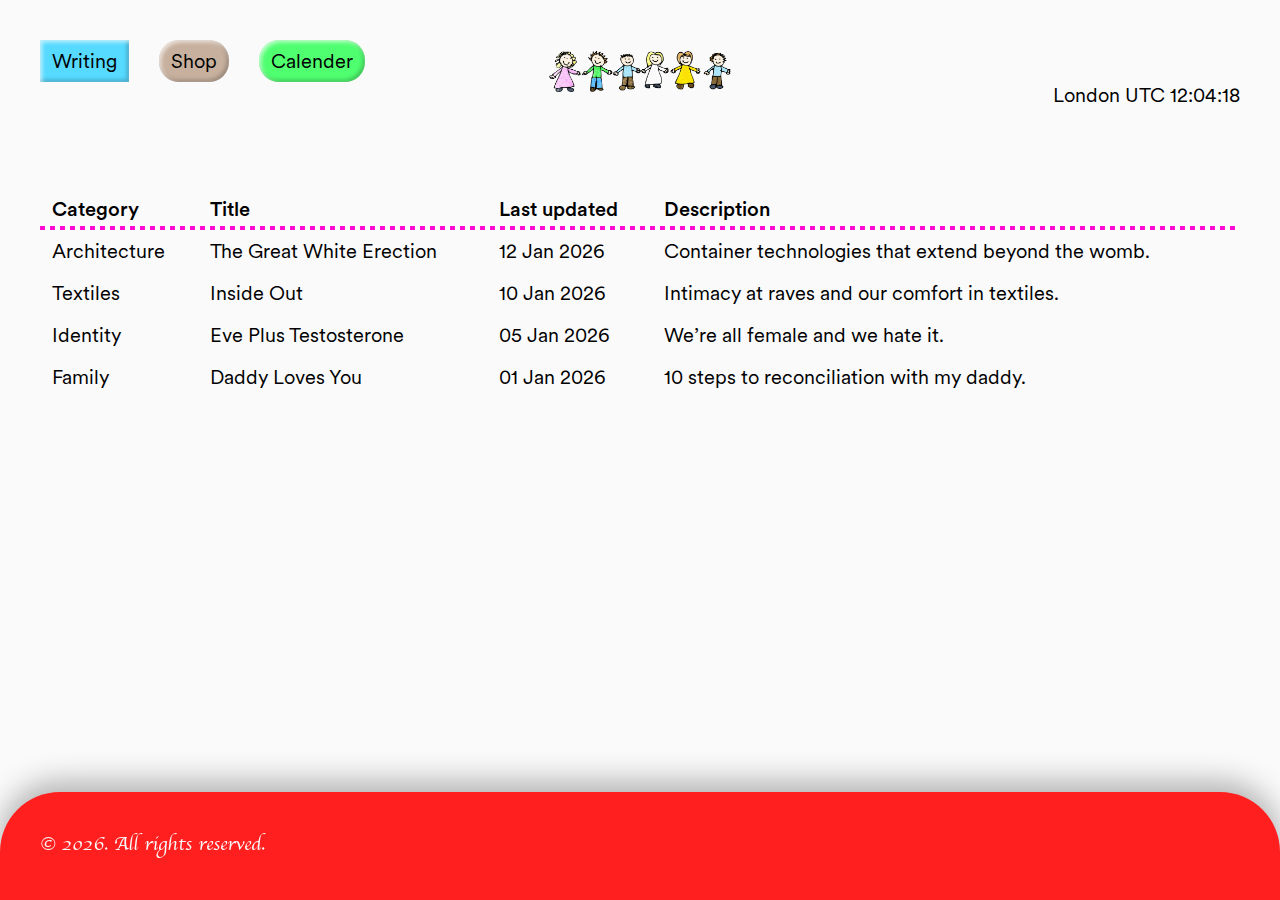
<file: index.html>
<!DOCTYPE html>
<html lang="en">
<head>
<meta charset="UTF-8">
<title>prism v02</title>
<link rel="stylesheet" href="style.css">
<link rel="icon" href="favicon/favicon.png" type="image/png">
</head>

<body>

<!-- Logo -->
<div class="logo-container">
  <img src="logo/logo.png" alt="Logo" class="logo">
</div>


    <nav class="main-nav">
      <a href="index.html" class="nav-item active">
        <span>Writing</span>
      </a>
    
      <a href="calender.html" class="nav-item">
        <span>Shop</span>
      </a>
    
      <a href="shop.html" class="nav-item">
        <span>Calender</span>
      </a>
    </nav>

    <!-- London time display -->
<div id="londonTime" class="london-time">London UTC 00:00:00</div>


<!-- Content table -->
<div class="content-table-wrapper">
  <table class="content-table">
    <thead>
      <tr>
        <th>Category</th>
        <th>Title</th>
        <th>Last updated</th>
        <th>Description</th>
      </tr>
    </thead>

    <tbody>
      <tr onclick="location.href='thegreatwhiteerection.html'">
        <td>Architecture</td>
        <td>The Great White Erection</td>
        <td>12 Jan 2026</td>
        <td>Container technologies that extend beyond the womb.</td>
      </tr>

      <tr onclick="location.href='row2.html'">
        <td>Textiles</td>
        <td>Inside Out</td>
        <td>10 Jan 2026</td>
        <td>Intimacy at raves and our comfort in textiles.</td>
      </tr>

      <tr onclick="location.href='row3.html'">
        <td>Identity</td>
        <td>Eve Plus Testosterone</td>
        <td>05 Jan 2026</td>
        <td>We’re all female and we hate it.</td>
      </tr>

      <tr onclick="location.href='row4.html'">
        <td>Family</td>
        <td>Daddy Loves You</td>
        <td>01 Jan 2026</td>
        <td>10 steps to reconciliation with my daddy.</td>
      </tr>
    </tbody>
  </table>
</div>

  <div class="floating-card" id="floatingCard">
    <p style="font-family: Apple Chancery;">
      © 2026. All rights reserved.
    </p>
  </div>
  
  <script src="script.js"></script>
  </body>

</html>
</file>
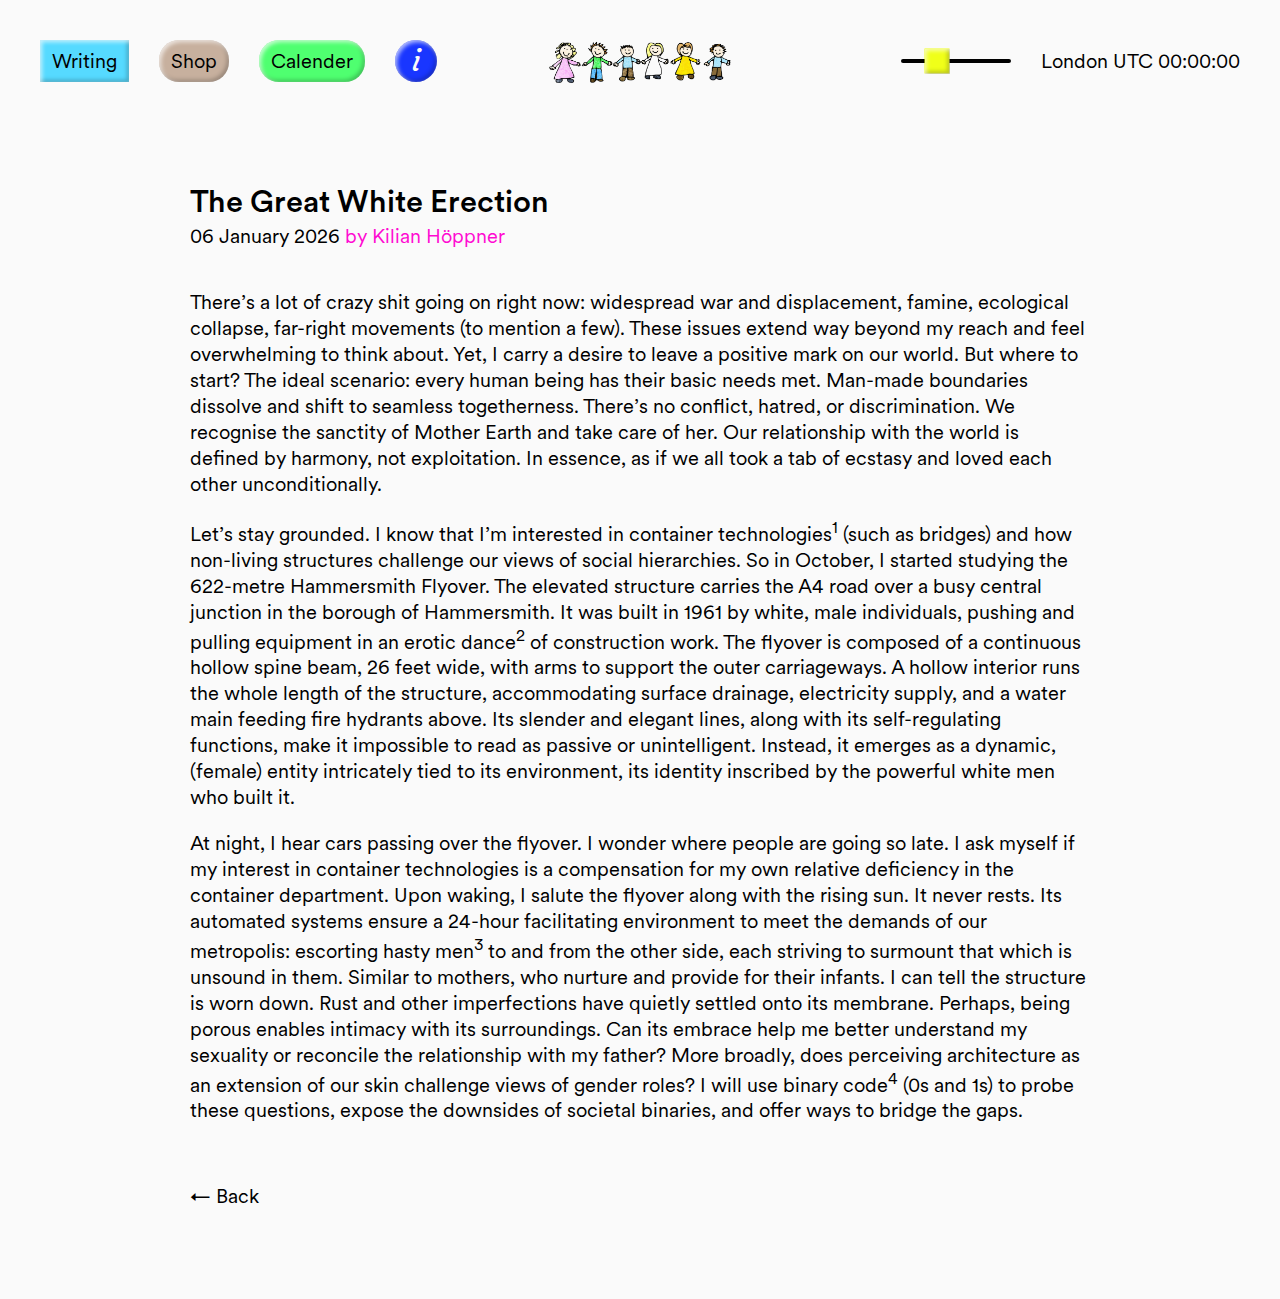
<file: thegreatwhiteerection.html>
<!DOCTYPE html>
<html lang="en">
<head>
<meta charset="UTF-8">
<title>the great white erection</title>
<link rel="stylesheet" href="style.css">
<link rel="icon" href="favicon/favicon.png" type="image/png">
</head>

<body>


<!-- Top bar -->
<div class="top-bar">

  <!-- Navigation (left) -->
  <nav class="main-nav">
    <a href="index.html" class="nav-item active">
      <span>Writing</span>
    </a>
  
    <a href="calender.html" class="nav-item">
      <span>Shop</span>
    </a>
  
    <a href="shop.html" class="nav-item">
      <span>Calender</span>
    </a>

    <a href="mailto:kilian.hoeppner@gmail.com?subject=the%20suicidal%20ecstasy%20of%20being%20a%20woman" class="nav-item info-button">i</a>
  </nav>

  <!-- Logo (center) -->
  <div class="logo-container">
    <img src="logo/logo.png" alt="Logo" class="logo">
  </div>

  <!-- Right-aligned slider + London time -->
  <div class="top-bar-right">
    <div class="font-slider-container">
      <div class="font-slider-track">
        <div class="font-slider-thumb"></div>
      </div>
    </div>

    <div id="londonTime" class="london-time">London UTC 00:00:00</div>
  </div>

</div>





<!-- Article content -->
<div class="article-wrapper">

  <h1 class="article-title">
    The Great White Erection
  </h1>

  <div class="article-author">
    <span class="article-date-black">06 January 2026</span> by Kilian Höppner
  </div>

  <div class="article-body">
    <p>
      There’s a lot of crazy shit going on right now: widespread war and displacement, famine, ecological collapse, far-right movements (to mention a few). These issues extend way beyond my reach and feel overwhelming to think about. Yet, I carry a desire to leave a positive mark on our world. But where to start? The ideal scenario: every human being has their basic needs met. Man-made boundaries dissolve and shift to seamless togetherness. There’s no conflict, hatred, or discrimination. We recognise the sanctity of Mother Earth and take care of her. Our relationship with the world is defined by harmony, not exploitation. In essence, as if we all took a tab of ecstasy and loved each other unconditionally.
    </p>

    <p>
      Let’s stay grounded. I know that I’m interested in 
      <a href="placeholder1.html" class="spring-link">
        container technologies<sup>1</sup>
      </a> 
      (such as bridges) and how non-living structures challenge our views of social hierarchies. So in October, I started studying the 622-metre Hammersmith Flyover. The elevated structure carries the A4 road over a busy central junction in the borough of Hammersmith. It was built in 1961 by white, male individuals, pushing and pulling equipment in an 
      <a href="placeholder2.html" class="spring-link">
        erotic dance<sup>2</sup>
      </a> 
      of construction work. The flyover is composed of a continuous hollow spine beam, 26 feet wide, with arms to support the outer carriageways. A hollow interior runs the whole length of the structure, accommodating surface drainage, electricity supply, and a water main feeding fire hydrants above. Its slender and elegant lines, along with its self-regulating functions, make it impossible to read as passive or unintelligent. Instead, it emerges as a dynamic, (female) entity intricately tied to its environment, its identity inscribed by the powerful white men who built it. 
    </p>

    <p>
      At night, I hear cars passing over the flyover. I wonder where people are going so late. I ask myself if my interest in container technologies is a compensation for my own relative deficiency in the container department. Upon waking, I salute the flyover along with the rising sun. It never rests. Its automated systems ensure a 24-hour facilitating environment to meet the demands of our metropolis: escorting 
      <a href="placeholder3.html" class="spring-link">
        hasty men<sup>3</sup>
      </a> 
      to and from the other side, each striving to surmount that which is unsound in them. Similar to mothers, who nurture and provide for their infants. I can tell the structure is worn down. Rust and other imperfections have quietly settled onto its membrane. Perhaps, being porous enables intimacy with its surroundings. Can its embrace help me better understand my sexuality or reconcile the relationship with my father? More broadly, does perceiving architecture as an extension of our skin challenge views of gender roles? I will use 
      <a href="placeholder4.html" class="spring-link">
        binary code<sup>4</sup>
      </a> 
      (0s and 1s) to probe these questions, expose the downsides of societal binaries, and offer ways to bridge the gaps.
    </p>
  </div>

  <!-- Back link -->
  <a href="index.html" class="back-link">← Back</a>

</div>

<script src="script.js"></script>
</body>
</html>
</file>
<file: style.css>
/* Fonts */

@font-face {
  font-family: "Apple Chancery";
  src: url("typefaces/AppleChancery.ttf") format("truetype");
}

@font-face {
  font-family: "Circular";
  src: url("typefaces/CircularXX-Regular.otf") format("opentype");
  font-weight: 400;
}

@font-face {
  font-family: "Circular";
  src: url("typefaces/CircularXX-Medium.otf") format("opentype");
  font-weight: 500;
}

@font-face {
  font-family: "Courgette";
  src: url("typefaces/Courgette-Regular.ttf") format("truetype");
  font-weight: 400;
}

/* Body */
body {
  margin: 0;
  padding: 40px;
  background-color: #FAFAFA;
  font-family: "Circular";
  font-weight: 400; 
  font-size: 15pt;
  color: #000;
  line-height: 1.3;
}

/* Highlight color */
::selection {
  background: #cfcfcf;
}


/* =========================
   TOP BAR LAYOUT
========================= */

.top-bar {
  display: flex;
  align-items: center;
  position: relative; /* for absolute logo centering */
}

/* Navigation */
.main-nav {
  display: flex;
  gap: 30px;
}

/* Navigation items */
.nav-item {
  display: inline-flex;
  align-items: center;
  text-decoration: none;
  color: #000;
  background-color: #E5E5E5;
  padding: 8px 12px;
  border-radius: 20px;
  transition: border-radius 0.5s ease, transform 0.2s ease;


  box-shadow:
    inset 2px 2px 4px rgba(255, 255, 255, 0.7),
    inset -2px -2px 4px rgba(0, 0, 0, 0.25);
}

/* Hover: inactive items go square */
.nav-item:hover {
  border-radius: 0px;
  transform: scale(1.18);
}

/* Active page: always square */
.nav-item.active {
  border-radius: 0px;
}

/* Individual nav item colours */
.main-nav .nav-item:nth-child(1) {
  background-color: #56DAFF;
}

.main-nav .nav-item:nth-child(2) {
  background-color: #C7B09E;
}

.main-nav .nav-item:nth-child(3) {
  background-color: #4FFF70;
}

/* Logo */
.logo-container {
  position: absolute;
  left: 50%;
  transform: translateX(-50%);
}

.logo {
  height: 60px;
  width: auto;
  display: block;
}

/* Right section: slider + London time */
.top-bar-right {
  display: flex;
  align-items: center;
  gap: 30px; /* distance between slider and London time */
  margin-left: auto; /* push right section to far right */
}

/* London time */
.london-time {
  text-align: right;
}

/* Floating bottom card */
.floating-card {
  position: fixed;
  padding: 40px;       
  box-sizing: border-box;
  bottom: 0;
  left: 0;
  width: 100%;
  height: 12vh;
  background-color: #FF1F1F;
  border-top-left-radius: 60px;
  border-top-right-radius: 60px;
  box-shadow: 0 -10px 30px rgba(0, 0, 0, 0.3);
  transition: height 0.5s ease;
  cursor: pointer;
  z-index: 1000;
  color: #FAFAFA;
}

/* Expanded state */
.floating-card.expanded {
  height: 86.3vh;
}

.floating-card p {
  margin: 0 0 24px 0;
  font-family: "Circular";
}

.floating-card img {
  position: absolute;
  top: 44.7vh; 
  left: 50%;
  transform: translate(-50%, -50%);
  width: 76vw;
  height: auto;
  object-fit: contain;
}


/* Table wrapper */
.content-table-wrapper {
  margin-top: 80px;
}

/* Table base */
.content-table {
  width: 100%;
  border-collapse: collapse;
}

/* Header row */
.content-table thead th {
  text-align: left;
  padding: 8px 12px;
  font-family: "Circular";
  font-weight: 500;
}

/* Dashed divider under header */
.content-table thead {
  position: relative;
}

.content-table thead::after {
  content: "";
  position: absolute;
  left: 0;
  right: 0;
  bottom: 0;

  --dash-length: 5px;
  --line-thickness: 4px;

  height: var(--line-thickness);

  background-image: repeating-linear-gradient(
    to right,
    #FF0AD2 0 var(--dash-length),
    transparent var(--dash-length) calc(var(--dash-length) * 2)
  );
}

/* Body rows */
.content-table tbody td {
  padding: 8px 12px;
  font-family: "Circular";
  font-weight: 400;
}

/* Hover + clickable rows */
.content-table tbody tr {
  cursor: pointer;
  transition: background-color 0.2s ease;
}

.content-table tbody tr:hover {
  background-color: #F0FF19;
}

/* Article layout */
.article-wrapper {
  margin: 100px auto 0 auto;
  max-width: 900px;
}

/* Header */
.article-title {
  font-family: "Circular";
  font-weight: 500;
  font-size: 23pt;
  margin: 0 0 1px 0;
}

.article-date {
  font-family: "Circular";
  font-weight: 400;            
}

.article-author {
  font-family: "Circular";
  font-weight: 400;
  color: #FF0AD2;
  margin-bottom: 40px;
}

.article-date-black {
  color: #000;
}

/* Back link */
.back-link {
  display: inline-block;
  margin-top: 40px;
  font-family: "Circular";
  font-weight: 400;
  color: #000;
  text-decoration: none;
  margin-bottom: 50px;
  transform-origin: center;
}

.back-link:hover {
  animation: jiggle-rotate 0.27s linear infinite;
}

@keyframes jiggle-rotate {
  0%   { transform: rotate(-8deg); }
  50%  { transform: rotate(8deg); }
  100% { transform: rotate(-8deg); }
}

/* Spring-style hyperlink effect */
.spring-link {
  color: inherit;
  text-decoration: none;
  display: inline-block;
  letter-spacing: 0em;
  transition:
  letter-spacing 1s cubic-bezier(0.25, 1, 0.5, 1);
}

/* Hover effect */
.spring-link:hover {
  letter-spacing: 0.055em;
}

/* Info button – only what’s different */
.info-button {
  background-color: #1936FF;
  color: #FAFAFA;
  width: 0.6em;
  border-radius: 50%;
  font-family: "Courgette";
  aspect-ratio: 1 / 1;
  justify-content: center;
  font-size: 1.5em;
  line-height: 0;
  transform: rotate(0deg);
}

/* Rotate infinitely on hover using animation */
.info-button:hover {
  animation: spin 4s linear infinite;
  border-radius: 50%;
}

@keyframes spin {
  from { transform: rotate(0deg); }
  to   { transform: rotate(360deg); }
}

/* Slider */
.font-slider-container {
  display: flex;
  align-items: center;
}

.font-slider-track {
  position: relative;
  width: 110px;
  height: 4px;
  background-color: #000;
  border-radius: 10px;
}

.font-slider-thumb {
  position: absolute;
  top: 50%;
  left: 33%; 
  transform: translate(-50%, -50%);
  width: 25px;
  height: 25px;
  background-color: #F0FF19;
  border-radius: 0px;
  cursor: pointer;

  box-shadow:
    inset 2px 2px 4px rgba(255, 255, 255, 0.7),
    inset -2px -2px 4px rgba(0, 0, 0, 0.25);
}
</file>
